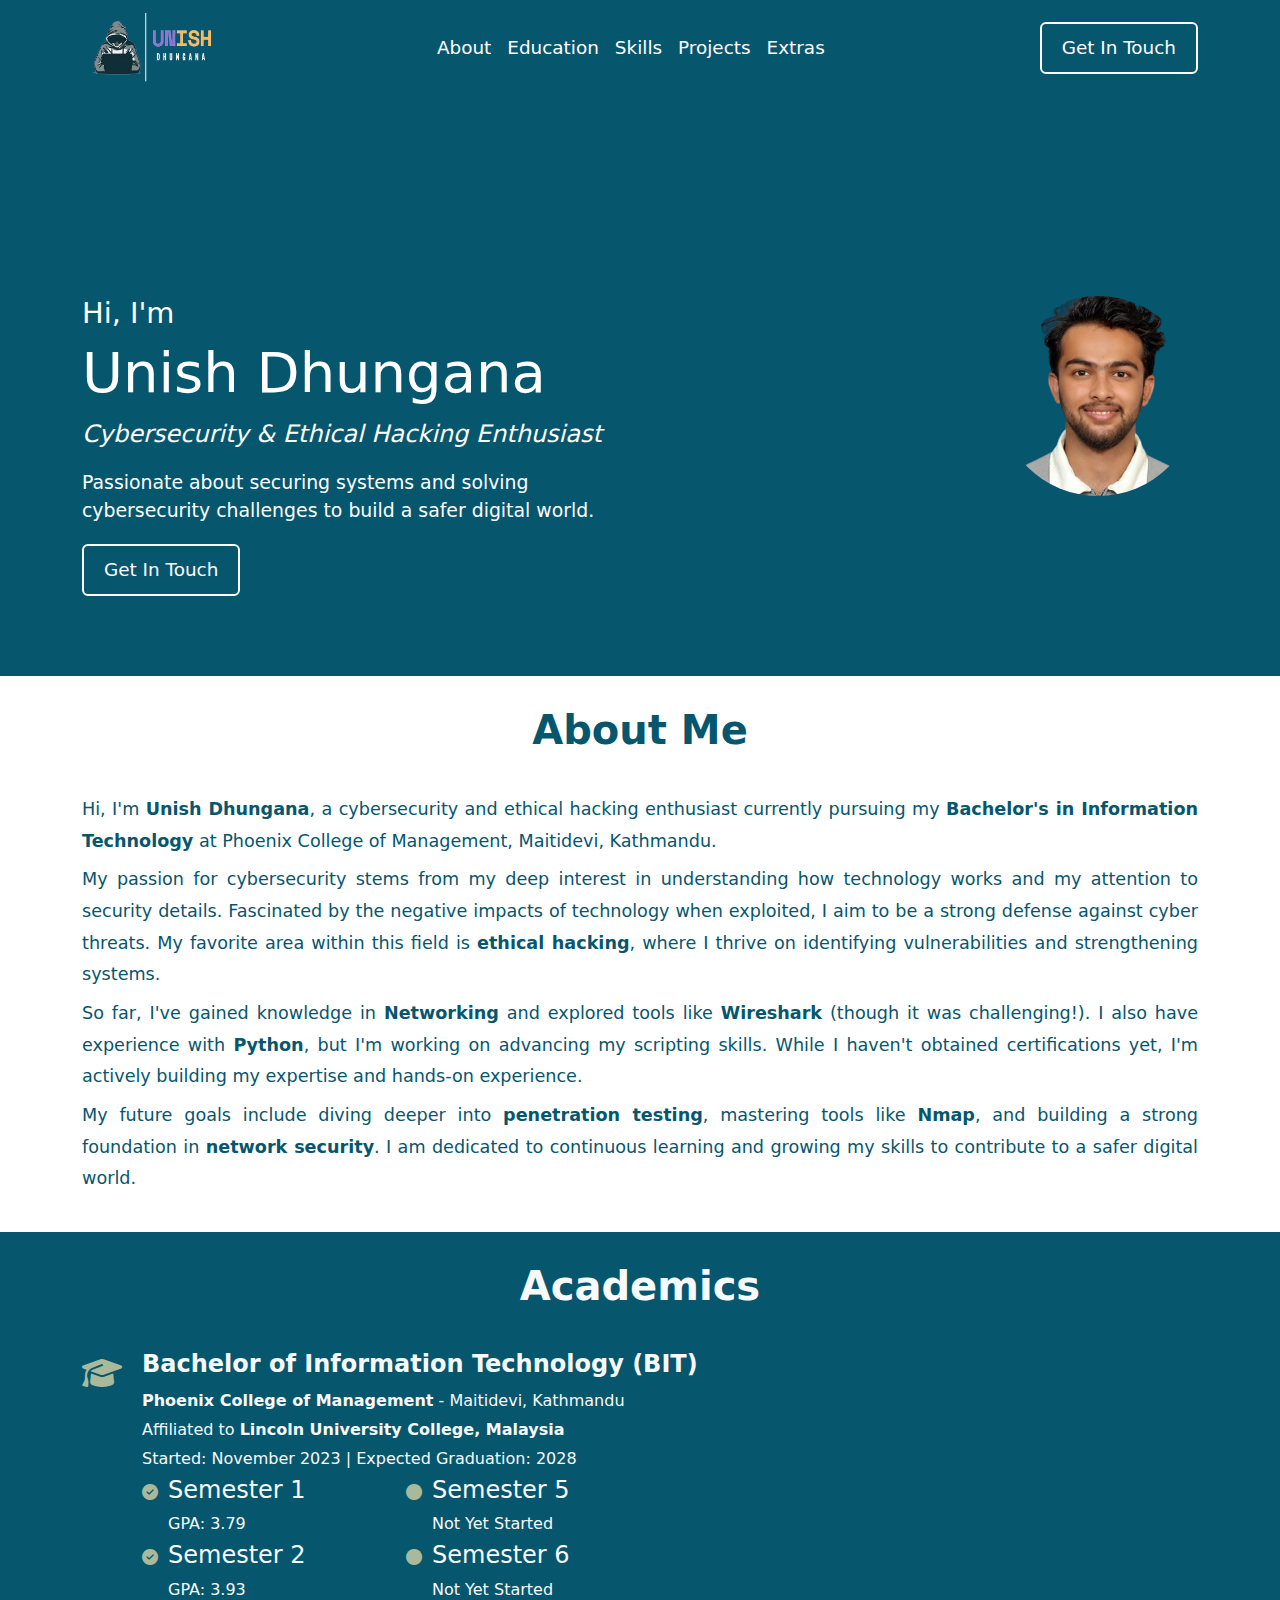
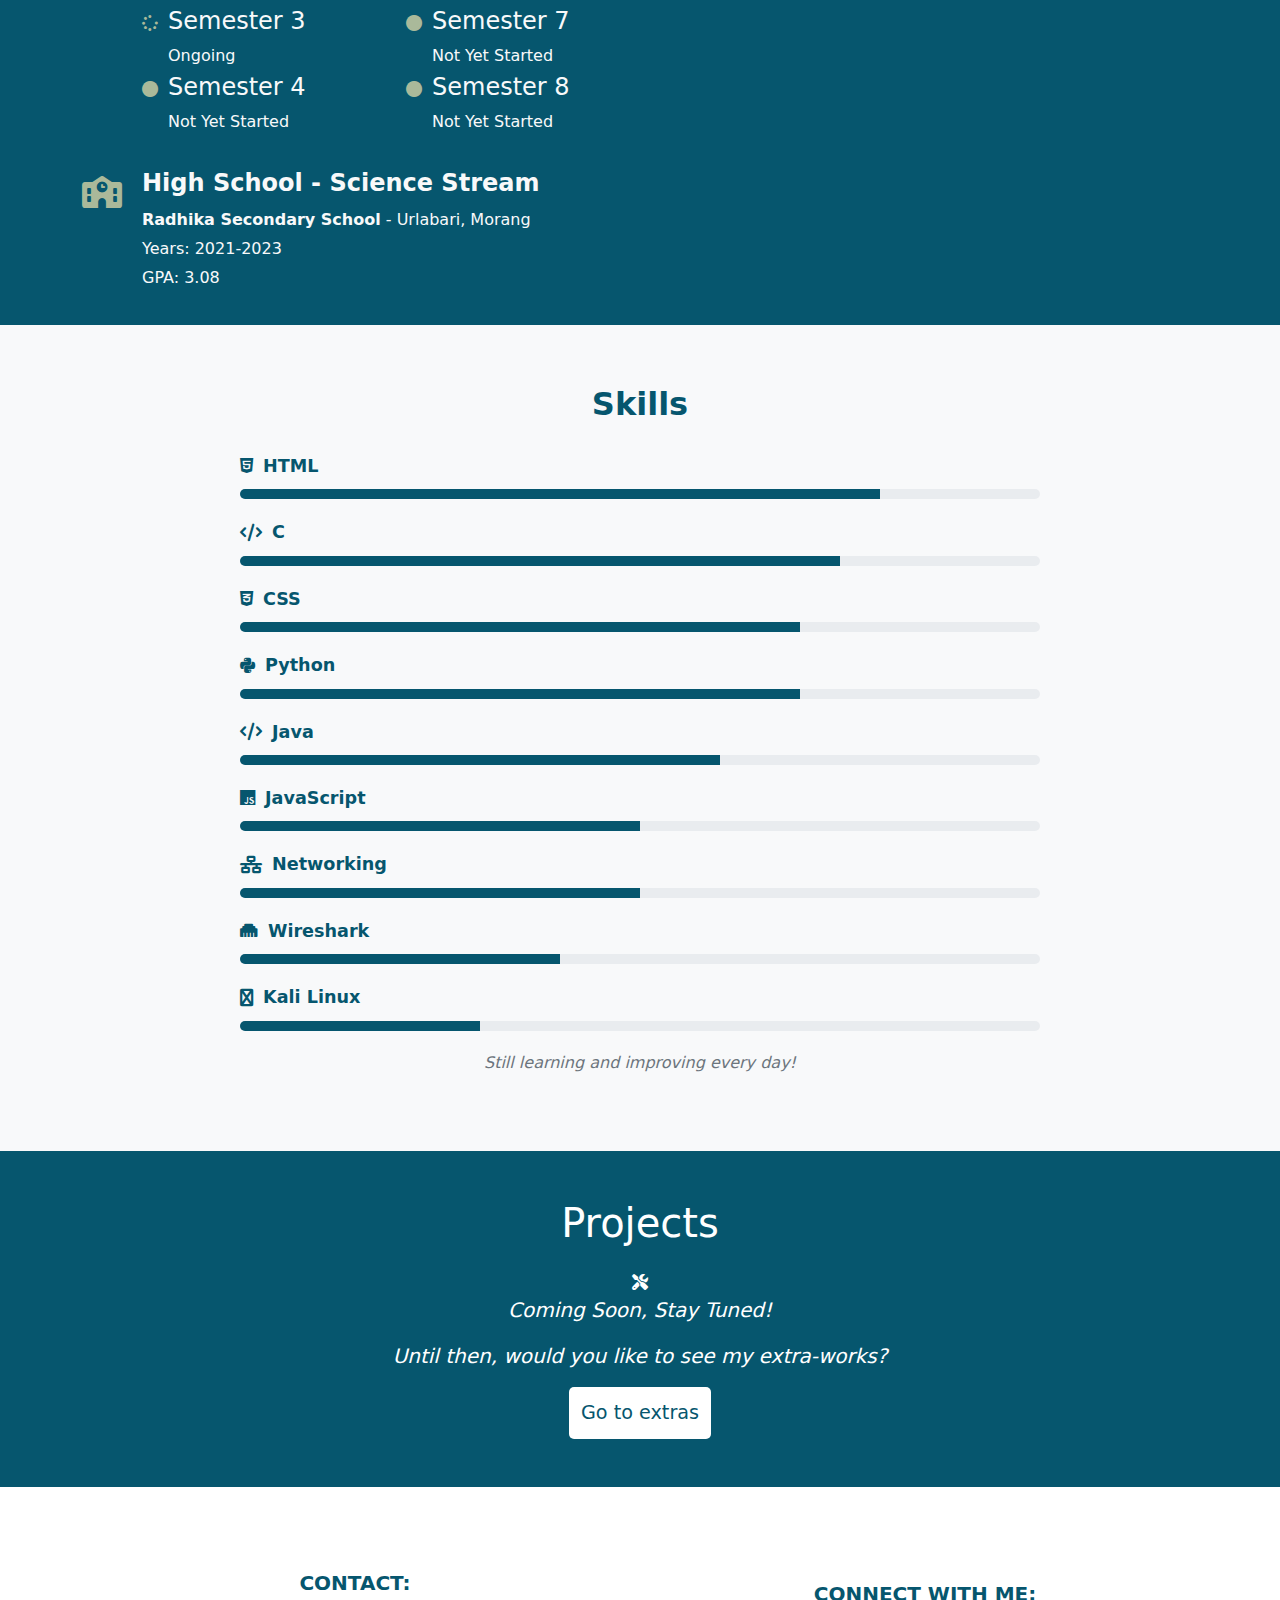
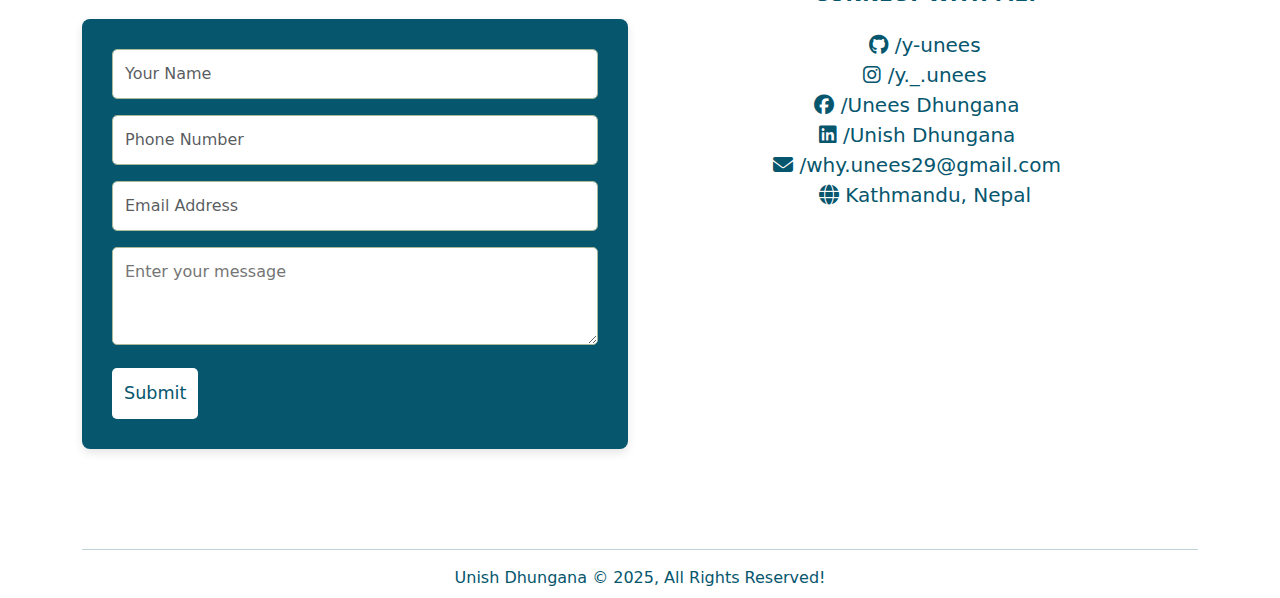
<file: index.html>
<!DOCTYPE html>
<html lang="en">
<head>
  <meta charset="UTF-8">
  <meta name="viewport" content="width=device-width, initial-scale=1.0">
  <title>Unish Dhungana</title>
  <link rel="icon" type="image/x-icon" href="apple-touch-icon.png">
  <link href="https://cdn.jsdelivr.net/npm/bootstrap@5.3.3/dist/css/bootstrap.min.css" rel="stylesheet" integrity="sha384-QWTKZyjpPEjISv5WaRU9OFeRpok6YctnYmDr5pNlyT2bRjXh0JMhjY6hW+ALEwIH" crossorigin="anonymous">
  <link rel="stylesheet" href="https://cdnjs.cloudflare.com/ajax/libs/font-awesome/6.7.2/css/all.min.css" integrity="sha512-Evv84Mr4kqVGRNSgIGL/F/aIDqQb7xQ2vcrdIwxfjThSH8CSR7PBEakCr51Ck+w+/U6swU2Im1vVX0SVk9ABhg==" crossorigin="anonymous" referrerpolicy="no-referrer">
  <link rel="stylesheet" href="styles.css">
</head>
<body>
  <nav class="navbar navbar-expand-lg fixed-top">
    <div class="container">
      <a href="#" class="navbar-brand"><img src="/logo-portf-bg.png" alt=""></a>
      <button class="navbar-toggler" type="button" data-bs-toggle="collapse" data-bs-target="#navbarNav" aria-controls="navbarNav" aria-expanded="false" aria-label="Toggle navigation">
        <span class="navbar-toggler-icon"></span>
      </button>
      <div class="collapse navbar-collapse" id="navbarNav">
        <ul class="navbar-nav mx-auto">
          <li class="nav-item"><a href="#about" class="nav-link">About</a></li>
          <li class="nav-item"><a href="#education" class="nav-link">Education</a></li>
          <li class="nav-item"><a href="#skills" class="nav-link">Skills</a></li>
          <li class="nav-item"><a href="#project" class="nav-link">Projects</a></li>
          <li class="nav-item"><a href="/extras/index.html" class="nav-link">Extras</a></li>
        </ul>
        <a href="#contact" class="btn btn-dark ms-lg-3 custom-btn">Get In Touch</a>
      </div>
    </div>
  </nav>

  <!-- hero-section -->
  <section class="hero-section">
    <div class="container">
      <div class="row">
        <div class="col-lg-6 col-md-7 col-sm-7 text-white hero-left">
          <h3>Hi, I'm</h3>
          <h1>Unish Dhungana</h1>
          <p class="subtitle">Cybersecurity & Ethical Hacking Enthusiast</p>
          <p class="subheading">Passionate about securing systems and solving cybersecurity challenges to build a safer digital world.</p>
          <a href="#contact" class="btn btn-dark ms-lg-3 custom-btn-hero">Get In Touch</a>
        </div>
        <div class="col-lg-6 col-md-5 col-sm-5">
          <div class="image-container">
            <img src="/PP-sized photo.png" alt="Unish Dhungana" class="img-fluid rounded-circle">
          </div>
        </div>
      </div>
    </div>
  </section>

  <!-- about-section -->
  <section id="about" class="about-section">
    <div class="container">
      <h2 class="section-title">About Me</h2>
      <p class="about-text">Hi, I'm <strong>Unish Dhungana</strong>, a cybersecurity and ethical hacking enthusiast currently pursuing my <strong>Bachelor's in Information Technology</strong> at Phoenix College of Management, Maitidevi, Kathmandu.</p>
      <p class="about-text">My passion for cybersecurity stems from my deep interest in understanding how technology works and my attention to security details. Fascinated by the negative impacts of technology when exploited, I aim to be a strong defense against cyber threats. My favorite area within this field is <strong>ethical hacking</strong>, where I thrive on identifying vulnerabilities and strengthening systems.</p>
      <p class="about-text">So far, I've gained knowledge in <strong>Networking</strong> and explored tools like <strong>Wireshark</strong> (though it was challenging!). I also have experience with <strong>Python</strong>, but I'm working on advancing my scripting skills. While I haven't obtained certifications yet, I'm actively building my expertise and hands-on experience.</p>
      <p class="about-text">My future goals include diving deeper into <strong>penetration testing</strong>, mastering tools like <strong>Nmap</strong>, and building a strong foundation in <strong>network security</strong>. I am dedicated to continuous learning and growing my skills to contribute to a safer digital world.</p>
    </div>
  </section>

  <!-- education-section -->
  <section id="education" class="education-section">
    <div class="container">
      <h2 class="section-title">Academics</h2>
      <div class="education-timeline">
        <!-- Current Education -->
        <div class="education-item">
          <div class="education-icon"><i class="fas fa-graduation-cap"></i></div>
          <div class="education-content">
            <h3>Bachelor of Information Technology (BIT)</h3>
            <p><strong>Phoenix College of Management</strong> - Maitidevi, Kathmandu</p>
            <p>Affiliated to <strong>Lincoln University College, Malaysia</strong></p>
            <p>Started: November 2023 | Expected Graduation: 2028</p>
            <div class="semester-timeline d-flex">
              <div class="w-25 edu-left">
                <!-- Semesters -->
                <div class="semester-item"><div class="semester-icon"><i class="fas fa-check-circle"></i></div><div class="semester-content"><h4>Semester 1</h4><p>GPA: 3.79</p></div></div>
                <div class="semester-item"><div class="semester-icon"><i class="fas fa-check-circle"></i></div><div class="semester-content"><h4>Semester 2</h4><p>GPA: 3.93</p></div></div>
                <div class="semester-item"><div class="semester-icon"><i class="fas fa-spinner"></i></div><div class="semester-content"><h4>Semester 3</h4><p>Ongoing</p></div></div>
                <div class="semester-item"><div class="semester-icon"><i class="fas fa-circle"></i></div><div class="semester-content"><h4>Semester 4</h4><p>Not Yet Started</p></div></div>
              </div>
              <!-- Upcoming Semesters -->
              <div>
                <div class="semester-item"><div class="semester-icon"><i class="fas fa-circle"></i></div><div class="semester-content"><h4>Semester 5</h4><p>Not Yet Started</p></div></div>
                <div class="semester-item"><div class="semester-icon"><i class="fas fa-circle"></i></div><div class="semester-content"><h4>Semester 6</h4><p>Not Yet Started</p></div></div>
                <div class="semester-item"><div class="semester-icon"><i class="fas fa-circle"></i></div><div class="semester-content"><h4>Semester 7</h4><p>Not Yet Started</p></div></div>
                <div class="semester-item"><div class="semester-icon"><i class="fas fa-circle"></i></div><div class="semester-content"><h4>Semester 8</h4><p>Not Yet Started</p></div></div>
              </div>
            </div>
          </div>
        </div>
        <!-- Past Education -->
        <div class="education-item">
          <div class="education-icon"><i class="fas fa-school"></i></div>
          <div class="education-content">
            <h3>High School - Science Stream</h3>
            <p><strong>Radhika Secondary School</strong> - Urlabari, Morang</p>
            <p>Years: 2021-2023</p>
            <p>GPA: 3.08</p>
          </div>
        </div>
      </div>
    </div>
  </section>

  <!-- Skills Section -->
  <section class="skills-section" id="skills">
    <div class="container">
      <h2>Skills</h2>
      <div class="skills-list">
        <!-- Skills Items -->
        <div class="skill-item"><span class="skill-name"><i class="fab fa-html5"></i> HTML</span><div class="progress-bar-container"><div class="progress-bar" style="width: 80%;"></div><span class="progress-value">80%</span></div></div>
        <div class="skill-item"><span class="skill-name"><i class="fas fa-code"></i> C</span><div class="progress-bar-container"><div class="progress-bar" style="width: 75%;"></div><span class="progress-value">75%</span></div></div>
        <div class="skill-item"><span class="skill-name"><i class="fab fa-css3-alt"></i> CSS</span><div class="progress-bar-container"><div class="progress-bar" style="width: 70%;"></div><span class="progress-value">70%</span></div></div>
        <div class="skill-item"><span class="skill-name"><i class="fab fa-python"></i> Python</span><div class="progress-bar-container"><div class="progress-bar" style="width: 70%;"></div><span class="progress-value">70%</span></div></div>
        <div class="skill-item"><span class="skill-name"><i class="fas fa-code"></i> Java</span><div class="progress-bar-container"><div class="progress-bar" style="width: 60%;"></div><span class="progress-value">60%</span></div></div>
        <div class="skill-item"><span class="skill-name"><i class="fa-brands fa-js"></i> JavaScript</span><div class="progress-bar-container"><div class="progress-bar" style="width: 50%;"></div><span class="progress-value">50%</span></div></div>
        <div class="skill-item"><span class="skill-name"><i class="fas fa-network-wired"></i> Networking</span><div class="progress-bar-container"><div class="progress-bar" style="width: 50%;"></div><span class="progress-value">50%</span></div></div>
        <div class="skill-item"><span class="skill-name"><i class="fas fa-ethernet"></i> Wireshark</span><div class="progress-bar-container"><div class="progress-bar" style="width: 40%;"></div><span class="progress-value">40%</span></div></div>
        <div class="skill-item"><span class="skill-name"><i class="fas fa-linux"></i> Kali Linux</span><div class="progress-bar-container"><div class="progress-bar" style="width: 30%;"></div><span class="progress-value">30%</span></div></div>
      </div>
      <p class="learning-note">Still learning and improving every day!</p>
    </div>
  </section>  

 <!-- Projects section -->
<section class="projects-section text-center text-white py-5" id="project">
  <div class="container">
    <h2 class="mb-4">Projects</h2>
    <div class="coming-soon">
      <i class="fas fa-tools"></i>
      <p class="lead">Coming Soon, Stay Tuned!</p>
      <p>Until then, would you like to see my extra-works?</p>
      <a href="/extras/index.html"><button class="go-to-extras">Go to extras</button></a>
    </div>
  </div>
</section>

  <!-- Contact section -->
  <section class="contact-section" id="contact">
    <div class="container">
      <div class="row">
        <!-- Contact Form -->
        <div class="col-lg-6 mb-4">
          <div class="text-center mb-4">
            <h5 class="text-uppercase mb-3 mt-4">Contact:</h5>
          </div>
          <form>
            <div class="row mb-3"><div class="col"><input type="text" class="form-control" placeholder="Your Name" required></div></div>
            <div class="row mb-3"><div class="col"><input type="tel" class="form-control" placeholder="Phone Number" required></div></div>
            <div class="row mb-3"><div class="col"><input type="email" class="form-control" placeholder="Email Address" required></div></div>
            <div class="row mb-3"><div class="col"><textarea rows="3" placeholder="Enter your message" required></textarea></div></div>
            <div class="row"><div class="col"><button type="submit" class="btn btn-submit">Submit</button></div></div>
          </form>
        </div>

        <!-- Social Media Links -->
        <div class="col-lg-6">
          <div class="text-center mb-4 media">
            <h5 class="text-uppercase mb-3 mt-4">Connect With Me:</h5>
          </div>
          <div class="socials">
            <div class="mb-4">
              <a href="https://github.com/y-unees" target="_blank"><i class="fa-brands fa-github"></i> /y-unees</a><br>
              <a href="https://www.instagram.com/y._.unees/" target="_blank"><i class="fa-brands fa-instagram"></i> /y._.unees</a><br>
              <a href="https://www.facebook.com/unees1" class="me-3" target="_blank"><i class="fa-brands fa-facebook"></i> /Unees Dhungana</a><br>
              <a href="https://www.linkedin.com/in/unish-dhungana-b4a528312/" class="me-3" target="_blank"><i class="fab fa-linkedin"></i> /Unish Dhungana</a><br>
              <a href="mailto:why.unees29@gmail.com" class="me-3" target="_blank"><i class="fa fa-envelope"></i> /why.unees29@gmail.com</a><br>
              <a href="javascript:void(0)" class="no-cursor"><i class="fa-solid fa-globe"></i> Kathmandu, Nepal</a>
            </div>
          </div>
        </div>
      </div>
    </div>
  </section>

  <!-- footer -->
  <section class="footer-section">
    <div class="container">
      <hr class="bg-light">
      <div class="row">
        <div class="col text-center">
          <p class="mb-2">Unish Dhungana &copy; 2025, All Rights Reserved!</p>
        </div>
      </div>
    </div>
  </section>
  <!-- Back to top button -->
  <button id="backToTopBtn" onclick="topFunction()">↑ Back to Top</button>

  <script src="https://cdn.jsdelivr.net/npm/bootstrap@5.3.3/dist/js/bootstrap.bundle.min.js" integrity="sha384-YvpcrYf0tY3lHB60NNkmXc5s9fDVZLESaAA55NDzOxhy9GkcIdslK1eN7N6jIeHz" crossorigin="anonymous"></script>
  <script src="/script.js"></script>
</body>
</html>
</file>
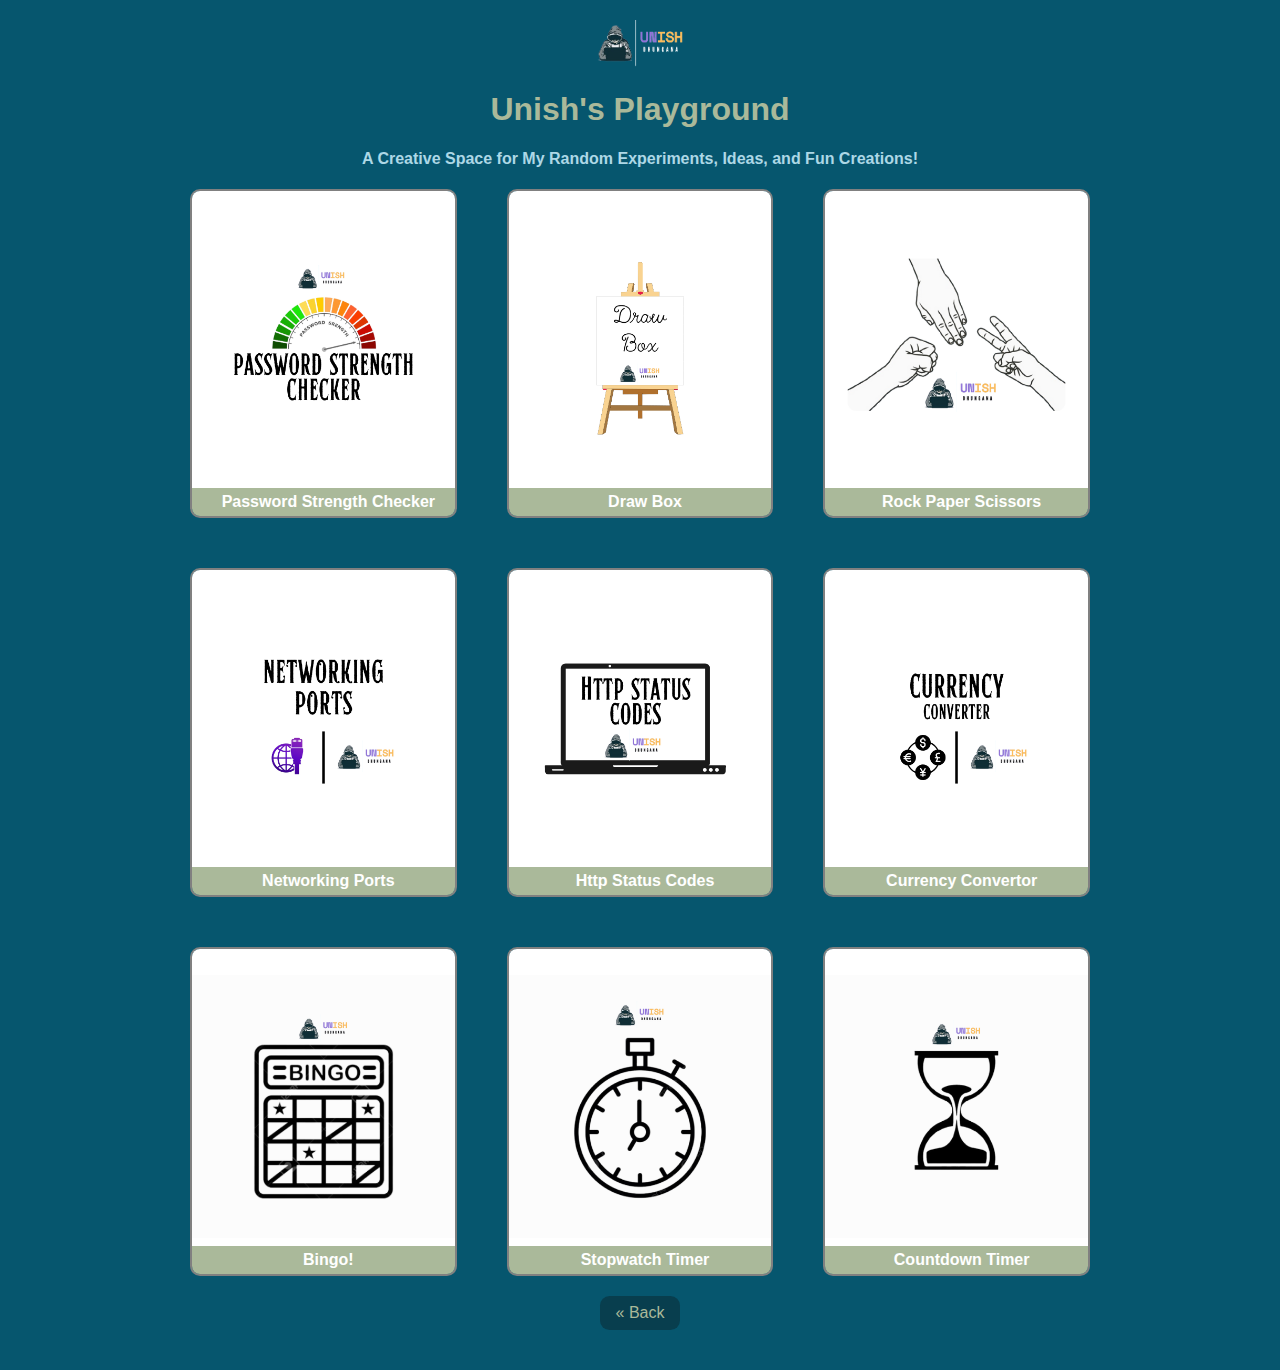
<file: extras/index.html>
<!DOCTYPE html>
<html lang="en">
<head>
    <meta charset="UTF-8">
    <meta name="viewport" content="width=device-width, initial-scale=1.0">
    <title>Unish's Playground</title>
    <link rel="stylesheet" href="/extras/styles.css">
    <link rel="icon" type="image/x-icon" href="/extras/images/apple-touch-icon.png">
    <link href="https://fonts.googleapis.com/css2?family=Poppins:wght@300;400;600&display=swap" rel="stylesheet">
</head>
<body>
    <div class="logo-container">
        <a href="https://unishdhungana.com.np"><img src="/extras/images/logo-white.png" alt="Unish Dhungana Logo"></a>
    </div>
    <div class="container">
        <h1 class="title">Unish's Playground</h1>
        <h4>A Creative Space for My Random Experiments, Ideas, and Fun Creations!</h4>
        <div class="extras-grid" id="extras-container">
        <!---Items will be added dynamically --->
        </div>
    </div>
    <div class="back-button"><a href="../index.html" class="back">&laquo; Back</a></div>
    <script src="/extras/script.js"></script>
</body>
</html>
</file>
<file: styles.css>
:root{
  --primary-color: #06566e;
  --secondary-color: #fff;
  --tertiary-color: #AAB99A;
  --forth-color: #083e4e;
}

*{
  margin: 0;
  padding: 0;
}

html {
  scroll-behavior: smooth;
}

.navbar{
  background-color: #06566e;
  position: relative;
}

.navbar .navbar-brand{
  color: #fff;
  font-size: 1.8rem;
}

.navbar a{
  color: white;
  font-size: 1.15rem;
}

.navbar.scrolled {
  border-bottom: 1px solid #212020; 
  transition: border 0.1s ease-in-out;
}

.navbar-brand img{
  width: 140px;
  height: 70px;
}

.custom-btn {
  border: 2px solid white; 
  color: white; 
  background-color: transparent; 
  padding: 10px 20px; 
  transition: all 0.3s ease;
}
  
.custom-btn:hover {
  background-color: var(--forth-color); 
  border-color: #fff; 
}

.hero-section {
  padding: 100px 0;
  background-color: #06566e; 
  color: white;
  padding-bottom: 80px;
}

.hero-section h3{
  font-size: 1.8rem;
  margin-top: 100px;
}

.hero-section h1 {
  font-size: 3.5rem; 
  font-weight: 500;
}

.hero-section .subtitle {
  font-size: 1.5rem; 
  margin-top: 10px;
  font-style: italic;
}

.hero-section .subheading {
  font-size: 1.18rem; 
  margin-top: 10px;
  margin-bottom: 20px;
}

.custom-btn-hero {
  border: 2px solid white; 
  color: white; 
  background-color: transparent;
  padding: 10px 20px;
  transition: all 0.3s ease;
  font-size: 1.15rem;
  margin-left: 0 !important;
}

.custom-btn-hero:hover {
  background-color: var(--forth-color); 
  border-color: white;
}


.image-container {
  width: 200px;
  height: 200px;
  margin-left: auto; 
  margin-top: 100px;
}

.image-container img {
  width: 100%;
  height: 100%;
  object-fit: cover; 
  border-radius: 50%; 
}

.about-section {
  padding: 30px 0;
  background-color: #fff;
  color: #06566e; 
}

.section-title {
  font-size: 2.5rem;
  font-weight: bold;
  margin-bottom: 20px;
  text-align: center;
}

.about-text {
  font-size: 1.1rem;
  line-height: 1.8;
  margin-bottom:7px;
  text-align: justify;
}

.education-section {
  padding: 30px 0;
  background-color: #06566e;
  color: #f8f9fa;
}

.section-title {
  font-size: 2.5rem;
  font-weight: bold;
  margin-bottom: 40px;
  text-align: center;
}

.education-timeline {
  display: flex;
  flex-direction: column;
  gap: 30px;
}

.education-item {
  display: flex;
  align-items: flex-start;
  gap: 20px;
}

.education-icon {
  font-size: 2rem;
  color: #AAB99A;
  flex-shrink: 0;
}

.education-content {
  flex-grow: 1;
}

.education-content h3 {
  font-size: 1.5rem;
  font-weight: bold;
  margin-bottom: 10px;
}

.education-content p {
  font-size: 1rem;
  margin: 0 0 5px;
}

.semester-item{
    display: flex;
}

.semester-icon{
    margin-top: 5px;
    margin-right: 10px;
    color: #AAB99A;
}

.skills-section {
  padding: 60px 0;
  background-color: #f8f9fa;
}

.skills-section h2 {
  text-align: center;
  font-size: 2rem;
  font-weight: bold;
  margin-bottom: 30px;
  color: #06566e; 
}

.skills-list {
  max-width: 800px;
  margin: 0 auto;
  display: flex;
  flex-direction: column;
  gap: 20px;
}

.skill-item {
  display: flex;
  flex-direction: column;
  gap: 10px;
}

.skill-name {
  font-size: 1.1rem;
  font-weight: bold;
  display: flex;
  align-items: center;
  gap: 10px;
  color: #06566e;
}

.progress-bar-container {
  position: relative;
  height: 10px;
  background-color: #e9ecef;
  border-radius: 5px;
  overflow: hidden;
}

.progress-bar {
  height: 100%;
  background-color: #06566e; 
  transition: width 0.3s ease-in-out;
}

.progress-value {
  font-size: 0.9rem;
  position: absolute;
  top: -25px;
  right: 0;
  font-weight: bold;
  color: #06566e; 
}

.learning-note {
  text-align: center;
  font-style: italic;
  margin-top: 20px;
  color: #6c757d;
}
.projects-section {
  background-color: var(--primary-color);
  padding: 60px 0;
}

.projects-section h2 {
  font-size: 2.5rem;
  margin-bottom: 20px;
}

.projects-section p {
  font-size: 1.25rem;
  font-style: italic;
  color: #fff;
}

.go-to-extras {
  background-color: var(--secondary-color);
  color: var(--primary-color);
  border: none;
  padding: 12px;
  border-radius: 5px;
  font-size: 1.2rem;
}

.go-to-extras:hover {
  background-color: var(--tertiary-color);
}

.contact-section {
  padding: 60px 0;
}

.contact-section .text-center h5 {
  font-size: 1.25rem;
  font-weight: bold;
  text-transform: uppercase;
  color: var(--primary-color);
}

.contact-section .text-center p {
  font-size: 1.125rem;
  font-weight: 400;
  color: var(--primary-color);
}

.contact-section form {
  background-color: var(--primary-color);
  border-radius: 8px;
  box-shadow: 0 4px 10px rgba(0, 0, 0, 0.1);
  padding: 30px;
}

.contact-section input[type="text"], 
.contact-section input[type="tel"], 
.contact-section input[type="email"], 
.contact-section textarea {
  border: 1px solid var(--tertiary-color);
  background-color: #fff;
  border-radius: 5px;
  padding: 12px;
  font-size: 1rem;
  width: 100%;
  transition: border-color 0.3s ease;
}

.contact-section input[type="text"]:focus, 
.contact-section input[type="tel"]:focus, 
.contact-section input[type="email"]:focus, 
.contact-section textarea:focus {
  border-color: var(--forth-color);
  outline: none;
}

.contact-section button[type="submit"] {
  background-color: var(--secondary-color);
  color: var(--primary-color);
  border: none;
  padding: 12px;
  border-radius: 5px;
  font-size: 1.1rem;
  transition: background-color 0.3s ease;
}

.contact-section button[type="submit"]:hover {
  background-color: var(--forth-color);
  color: var(--secondary-color);
}

.contact-section .text-center a {
  font-size: 1.5rem;
  color: #333;
  transition: color 0.3s ease;
}

.contact-section .text-center a:hover {
  color: var(--tertiary-color);
}

.media{
  margin-top: 35px;
}

.socials{
  font-size: 20px;
  text-align: center;
}

.socials a{
  text-decoration: none;
  color: var(--primary-color);
}

.no-cursor {
  cursor: default;
  pointer-events: none; 
}

.footer-section .container{
  color: #06566e;
}

#backToTopBtn {
  position: fixed;
  bottom: 20px;
  right: 20px;
  background-color: var(--tertiary-color);
  color: var(--secondary-color);
  border: 1px solid grey;
  padding: 10px 20px;
  font-size: 18px;
  cursor: pointer;
  border-radius: 5px;
  display: none;
}

#backToTopBtn:hover {
  background-color: var(--secondary-color);
  color: #333;
}

@media (max-width: 768px) {
  .hero-section h1 {
    font-size: 2.5rem; 
  }
  
  .hero-section .subtitle {
    font-size: 1.3rem; 
  }

  .hero-section .subheading {
    font-size: 1rem; 
  }

  .hero-left{
    max-width: 80%;
    flex: 1;
    flex-wrap: wrap;
  }

  .image-container {
    width: 150px; 
    height: 150px;
    margin-left: auto; 
    margin-right: auto;
  }

  .education-item {
    flex-direction: column;
    align-items: center;
    text-align: center;
  }

  .education-icon {
    margin-bottom: 10px;
  }

  .semester-timeline {
    flex-direction: row;
    gap: 30px;
  }

  .edu-left{
    width: 50% !important;
  }

  .timeline-column {
    padding-left: 20px;
  }

  .timeline-column .semester-icon {
    left: -20px;
  }

  .contact-section .col-lg-6 {
    margin-bottom: 30px;
  }
}

@media (max-width: 575px) {
  .hero-section .row {
    flex-direction: column-reverse;
  }

  .hero-left {
    width: 100% !important;
    justify-content: center;
  }
}
</file>
<file: extras/styles.css>
:root{
  --primary-color: #06566e;
  --secondary-color: #fff;
  --tertiary-color: #AAB99A;
  --forth-color: #083e4e;
}

body {
    font-family: Arial, sans-serif;
    background-color: #06566e;
    color: #fff;
    text-align: center;
    margin: 0;
    padding: 20px;
}

.logo-container{
    width: auto;
    height: 50px;
}

.logo-container a img{
    width: 100px;
    height: auto;
}

.container {
    max-width: 900px;
    margin: auto;
}

.title {
    font-size: 2em;
    margin-bottom: 20px;
    color: #AAB99A;
}

h4 {
    color: #add8e6;
    font-family: 'Quicksand', sans-serif;
}

.extras-grid {
    display: grid;
    grid-template-columns: repeat(3, 1fr);
    gap: 50px;
}

.extras-card {
    position: relative;
    overflow: hidden;
    border-radius: 10px;
    border: 2px solid grey;
    transition: transform 0.3s;
    height: 35vh;
    padding-bottom: 10px;
}

.extras-card:hover {
    transform: scale(1.05);
}

.extras-image {
    width: 100%;
    height: 100%;
    object-fit: contain;
    margin-bottom: 10px;
    background-color: #fff;
}

.extras-overlay {
    position: absolute;
    bottom: 0;
    left: 0;
    width: 100%;
    background: #AAB99A;
    color: #fff;
    padding: 5px;
    text-align: center;
    font-weight: bold;
}

.back-button a {
  text-decoration: none;
  display: inline-block;
  padding: 8px 16px;
}

.back-button a:hover {
  background-color: var(--tertiary-color);
  color: black;
}

.back {
    margin: 20px;
  background-color: var(--forth-color);
  color: var(--tertiary-color);
  border-radius: 0.6rem;
}

@media (max-width: 800px) {
    .extras-grid {
        grid-template-columns: repeat(2, 1fr);
    }

    .extras-card {
        height: 27vh;
        padding-bottom: 10px;
    }

    .extras-image {
        object-fit: contain;
        background-color: #fff;
    }
}

@media (max-width: 350) {
    .extras-grid {
        grid-template-columns: max-content;
    }

    .extras-card {
        height: 10vh !important;
    }

    .extras-image {
        width: auto;
        height: auto;
        object-fit: cover;
        margin-bottom: 10px;
    }
}
</file>
